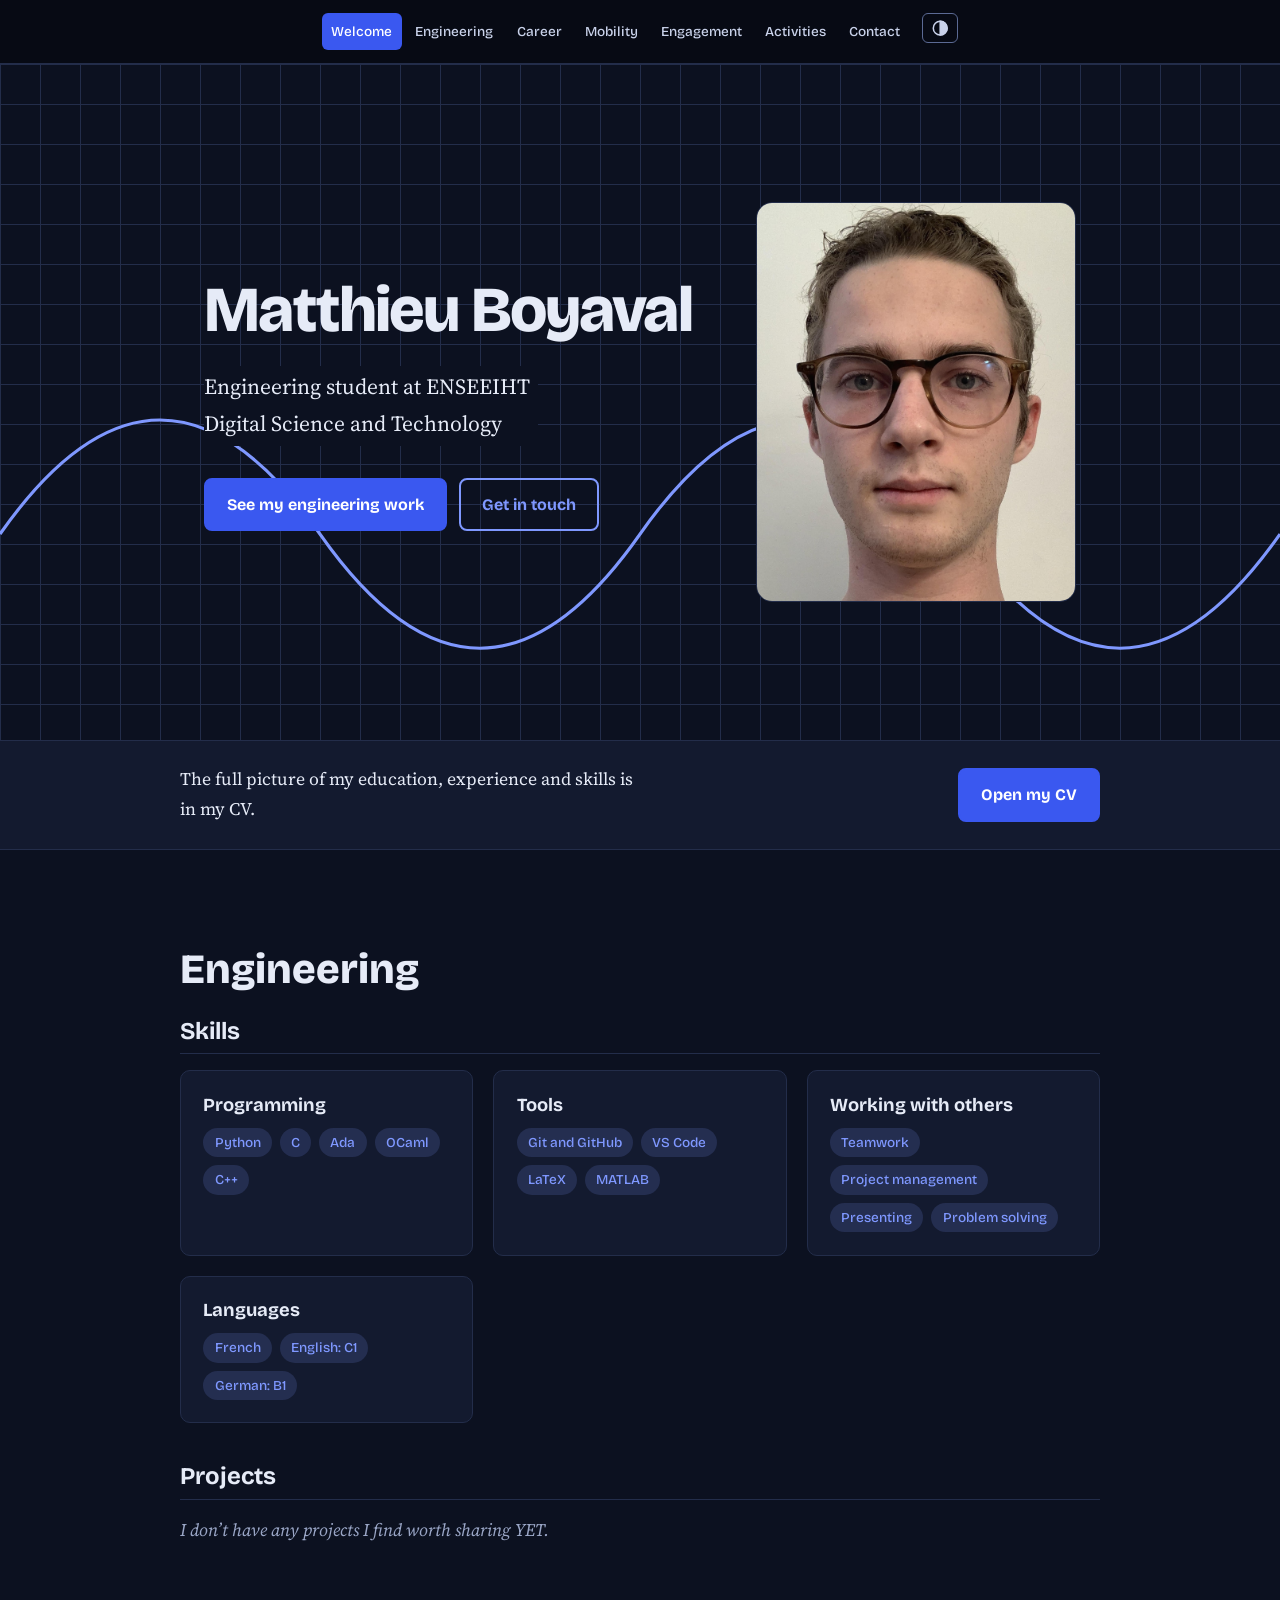
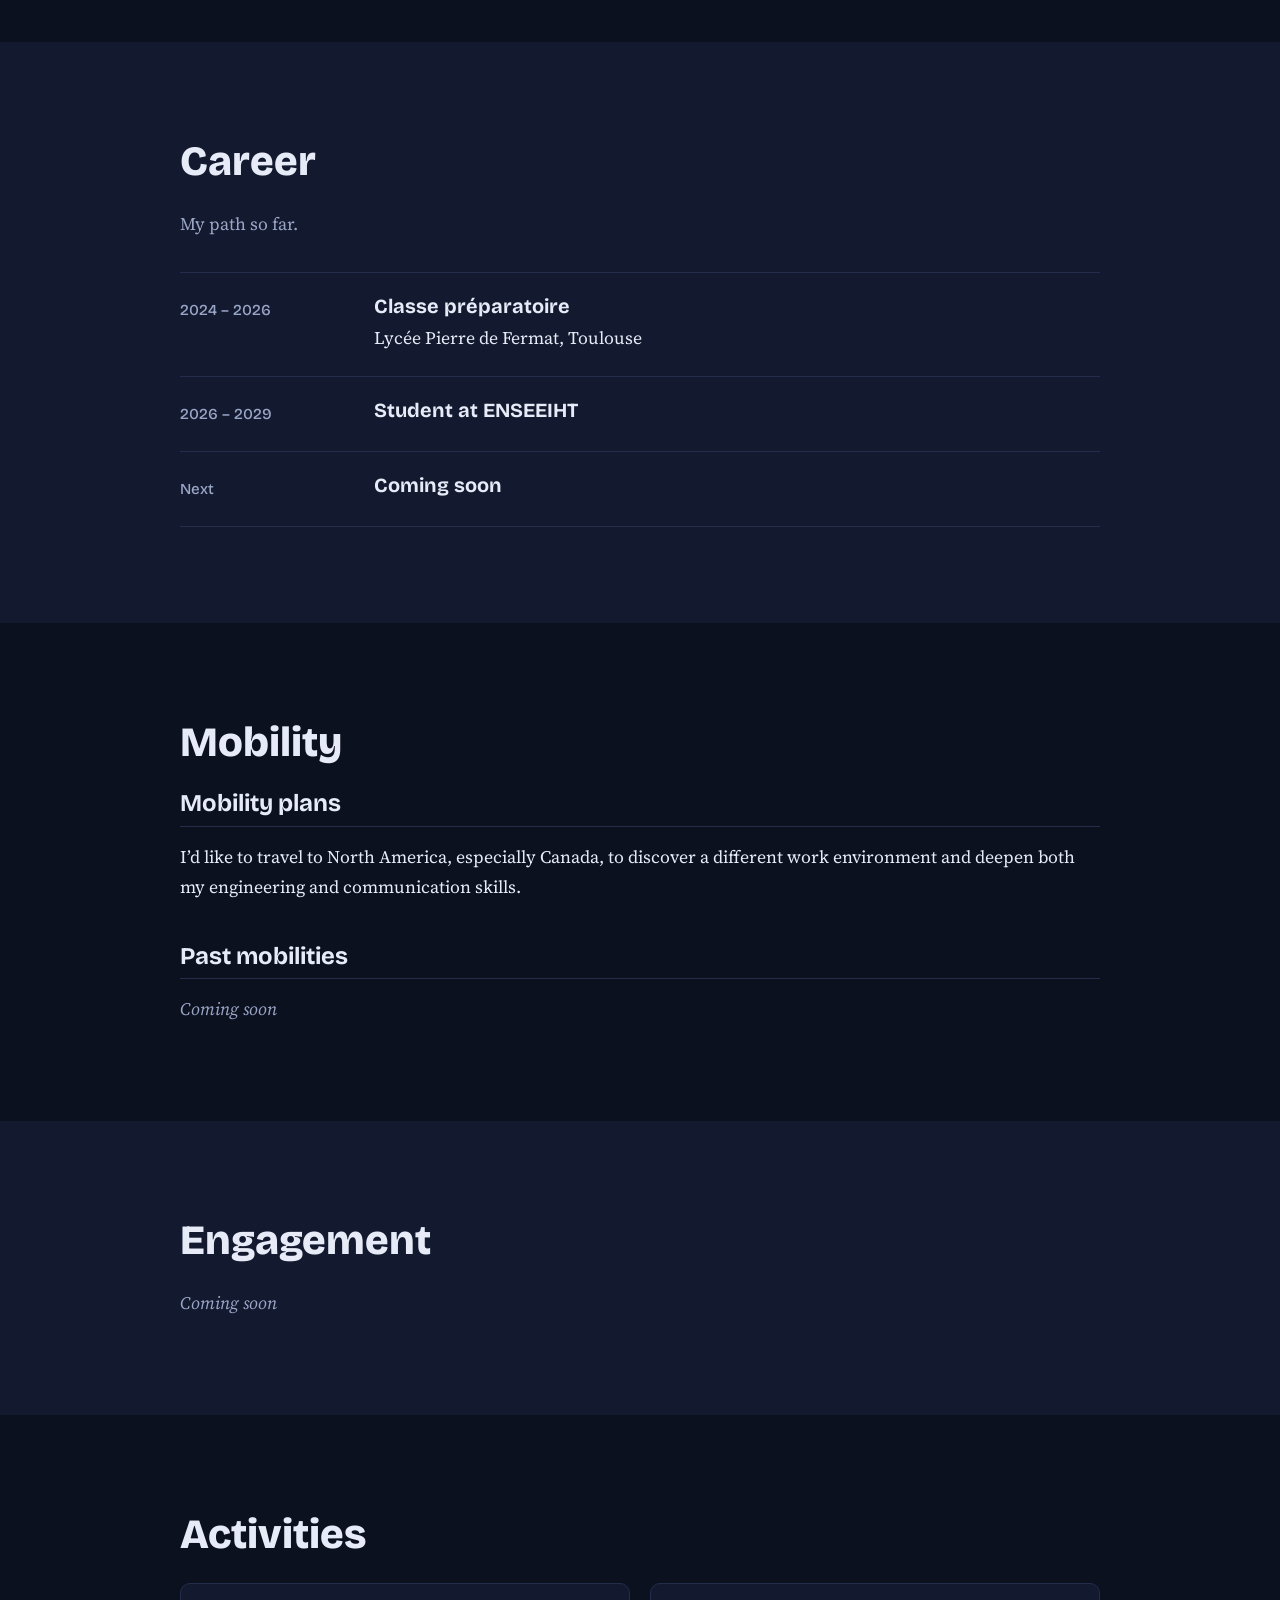
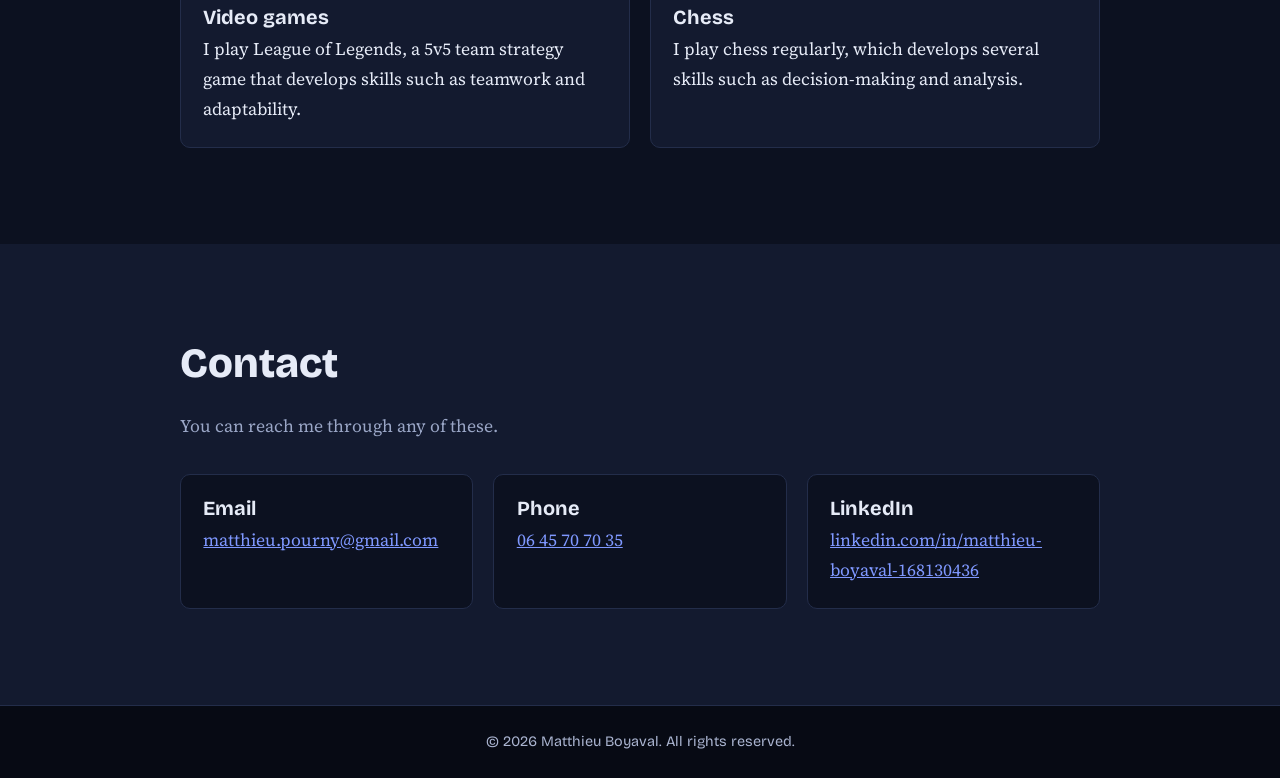
<file: index.html>
<!DOCTYPE html>
<html lang="en">
<head>
<meta charset="UTF-8">
<meta name="viewport" content="width=device-width, initial-scale=1">
<title>Matthieu Boyaval – E-portfolio</title>
<link rel="preconnect" href="https://fonts.googleapis.com">
<link rel="preconnect" href="https://fonts.gstatic.com" crossorigin>
<link href="https://fonts.googleapis.com/css2?family=Bricolage+Grotesque:wght@500;700;800&family=Source+Serif+4:ital,wght@0,400;0,600;1,400&display=swap" rel="stylesheet">
<style>
  :root {
    --paper: #0c1120;
    --white: #131a2f;
    --nav: #070a14;
    --ink: #e6ebf7;
    --muted: #9aa6c6;
    --line: #232d4a;
    --accent: #7f98ff;
    --btn: #3a58f0;
    --accent-soft: rgba(127,152,255,.16);
    --head: "Bricolage Grotesque", "Segoe UI", Arial, sans-serif;
    --body: "Source Serif 4", Georgia, "Times New Roman", serif;
    --nav-h: 64px;
  }
  html { color-scheme: dark; }
  html[data-theme="light"] {
    color-scheme: light;
    --paper: #f2f5f9;
    --white: #ffffff;
    --nav: #101a33;
    --ink: #101a33;
    --muted: #55607a;
    --line: #cfd7e4;
    --accent: #2447f5;
    --btn: #2447f5;
    --accent-soft: #e3e9ff;
  }
  * { box-sizing: border-box; margin: 0; padding: 0; }
  html { scroll-behavior: smooth; scroll-padding-top: var(--nav-h); }
  body {
    font-family: var(--body);
    font-size: 1.1rem;
    line-height: 1.7;
    color: var(--ink);
    background: var(--paper);
  }
  h1, h2, h3 { font-family: var(--head); line-height: 1.15; }
  a { color: var(--accent); }
  :focus-visible { outline: 3px solid var(--accent); outline-offset: 3px; }

  /* Navigation */
  nav {
    position: sticky; top: 0; z-index: 10;
    height: var(--nav-h);
    background: var(--nav);
    border-bottom: 1px solid var(--line);
    display: flex; align-items: center; justify-content: center;
    padding: 0 clamp(.5rem, 4vw, 3rem);
  }
  nav ul { display: flex; flex-wrap: nowrap; justify-content: center; list-style: none; gap: clamp(0rem, .5vw, .25rem); max-width: 100%; overflow-x: auto; scrollbar-width: none; }
  nav ul::-webkit-scrollbar { display: none; }
  nav ul a {
    display: block; padding: .45rem clamp(.2rem, 1vw, .6rem); border-radius: 6px; white-space: nowrap;
    font-family: var(--head); font-weight: 500; font-size: clamp(.5rem, 2.2vw, .85rem);
    color: #c9d2ea; text-decoration: none;
    transition: background .2s, color .2s;
  }
  .theme-btn {
    background: none; border: 1px solid #5b6a94; color: #c9d2ea; cursor: pointer;
    border-radius: 6px; padding: .3rem clamp(.25rem, 1vw, .5rem); margin-left: clamp(.1rem, 1vw, .5rem);
    font-size: clamp(.55rem, 2.2vw, .85rem); line-height: 1.2;
  }
  .theme-btn svg { display: block; width: clamp(.85rem, 3.4vw, 1.15rem); height: clamp(.85rem, 3.4vw, 1.15rem); }
  .theme-btn:hover { background: rgba(255,255,255,.1); color: #fff; }
  nav ul a:hover { background: rgba(255,255,255,.1); color: #fff; }
  nav ul a.active { background: var(--btn); color: #fff; }

  /* Layout */
  section { padding: clamp(3.5rem, 8vw, 6rem) clamp(1rem, 4vw, 3rem); }
  .wrap { max-width: 920px; margin: 0 auto; }
  section:nth-of-type(even) { background: var(--white); }
  h2 { font-size: clamp(1.9rem, 4vw, 2.6rem); font-weight: 800; margin-bottom: 1.5rem; }
  h3 { font-size: 1.25rem; font-weight: 700; margin-bottom: .35rem; }
  h4 { font-family: var(--head); font-size: 1.15rem; font-weight: 700; line-height: 1.2; margin-bottom: .35rem; }
  .subhead { font-size: 1.5rem; margin: 2.5rem 0 1rem; padding-bottom: .5rem; border-bottom: 1px solid var(--line); }
  .subhead:first-of-type { margin-top: 0; }
  p + p { margin-top: 1rem; }
  .lead { color: var(--muted); max-width: 62ch; margin-bottom: 2rem; }
  .meta { font-family: var(--head); font-size: .9rem; color: var(--muted); }

  /* Welcome: graph paper with a plotted curve */
  #welcome {
    min-height: calc(100vh - var(--nav-h) - 160px);
    min-height: calc(100svh - var(--nav-h) - 160px);
    display: flex; align-items: center;
    background-color: var(--paper);
    background-image:
      linear-gradient(var(--line) 1px, transparent 1px),
      linear-gradient(90deg, var(--line) 1px, transparent 1px);
    background-size: 40px 40px;
    position: relative; overflow: hidden;
  }
  #welcome .wrap { position: relative; z-index: 1; }
  #welcome h1 { font-size: clamp(3rem, 10vw, 7rem); font-weight: 800; letter-spacing: -.03em; }
  #welcome .tagline { font-size: 1.35rem; max-width: 36ch; margin-top: 1.25rem; background: var(--paper); display: inline-block; padding: .2rem .5rem .2rem 0; }
  .hero-grid { display: grid; grid-template-columns: minmax(0, 1fr) auto; align-items: center; gap: clamp(1.5rem, 5vw, 4rem); }
  .hero-text { min-width: 0; }
  #welcome h1 { font-size: clamp(1.9rem, 6vw, 4rem); overflow-wrap: anywhere; }
  .photo {
    position: relative; width: clamp(150px, 28vw, 320px); aspect-ratio: 4 / 5;
    border-radius: 16px; overflow: hidden; background: var(--white); border: 1px solid var(--line);
    display: grid; place-items: center; color: var(--muted);
  }
  .photo-placeholder { width: 55%; }
  .photo img { position: absolute; inset: 0; width: 100%; height: 100%; object-fit: cover; }
  .curve { position: absolute; left: 0; bottom: 8%; width: 100%; height: 45%; pointer-events: none; }
  .curve path { fill: none; stroke: var(--accent); stroke-width: 3; stroke-dasharray: 2400; stroke-dashoffset: 2400; animation: draw 3s ease-out .3s forwards; }
  @keyframes draw { to { stroke-dashoffset: 0; } }
  .actions { margin-top: 2rem; display: flex; gap: .75rem; flex-wrap: wrap; }
  .btn {
    display: inline-block; padding: .7rem 1.3rem; border-radius: 8px;
    font-family: var(--head); font-weight: 700; text-decoration: none;
    background: var(--btn); color: #fff; border: 2px solid var(--btn);
    cursor: pointer; font-size: 1rem; transition: transform .15s;
  }
  .btn:hover { transform: translateY(-2px); }
  .btn.ghost { background: transparent; color: var(--accent); border-color: var(--accent); }

  /* CV link strip */
  .cvbar { padding: 1.5rem clamp(1rem, 4vw, 3rem); border-top: 1px solid var(--line); border-bottom: 1px solid var(--line); }
  .cvbar-inner { display: flex; align-items: center; justify-content: space-between; gap: 1rem; flex-wrap: wrap; }
  .cvbar p { max-width: 52ch; }

  /* Content blocks */
  .item { padding: 1.4rem 0; border-top: 1px solid var(--line); display: grid; grid-template-columns: 170px 1fr; gap: 1.5rem; }
  .item:last-child { border-bottom: 1px solid var(--line); }
  .item .when { font-family: var(--head); font-weight: 500; color: var(--muted); font-size: .95rem; padding-top: .2rem; }
  .empty { color: var(--muted); font-style: italic; }
  .tags { display: flex; flex-wrap: wrap; gap: .5rem; margin-top: .75rem; }
  .tags span { background: var(--accent-soft); color: var(--accent); font-family: var(--head); font-size: .85rem; font-weight: 500; padding: .2rem .7rem; border-radius: 99px; }
  .grid { display: grid; grid-template-columns: repeat(auto-fit, minmax(250px, 1fr)); gap: 1.25rem; }
  .card { background: var(--paper); border: 1px solid var(--line); border-radius: 10px; padding: 1.4rem; }
  section:nth-of-type(odd) .card { background: var(--white); }

  .card a { overflow-wrap: anywhere; }
  footer { background: var(--nav); border-top: 1px solid var(--line); color: #aab4d0; text-align: center; padding: 1.5rem; font-family: var(--head); font-size: .9rem; }

  @media (max-width: 860px) {
    nav { padding: 0 .4rem; }
    .item { grid-template-columns: 1fr; gap: .25rem; }
    .hero-grid { gap: 1rem; }
    .photo { width: clamp(100px, 28vw, 150px); border-radius: 12px; }
    #welcome .tagline { font-size: 1.02rem; margin-top: .75rem; }
    #welcome .actions { margin-top: 1.25rem; gap: .5rem; }
    #welcome .btn { padding: .5rem .9rem; font-size: .85rem; }
  }
  @media (prefers-reduced-motion: reduce) {
    html { scroll-behavior: auto; }
    .curve path { animation: none; stroke-dashoffset: 0; }
    .btn { transition: none; }
  }
</style>
<script>
  try { var t = localStorage.getItem('theme'); if (t) document.documentElement.dataset.theme = t; } catch (e) {}
</script>
</head>
<body>

<nav aria-label="Main navigation">
  <ul id="menu">
    <li><a href="#welcome">Welcome</a></li>
    <li><a href="#engineering">Engineering</a></li>
    <li><a href="#career">Career</a></li>
    <li><a href="#mobility">Mobility</a></li>
    <li><a href="#civic">Engagement</a></li>
    <li><a href="#activities">Activities</a></li>
    <li><a href="#contact">Contact</a></li>
    <li><button class="theme-btn" id="themeToggle" type="button"></button></li>
  </ul>
</nav>

<main>

<!-- 1. WELCOME -->
<section id="welcome">
  <svg class="curve" viewBox="0 0 1200 300" preserveAspectRatio="none" aria-hidden="true">
    <path d="M0,150 C100,0 200,0 300,150 S500,300 600,150 S800,0 900,150 S1100,300 1200,150"/>
  </svg>
  <div class="wrap hero-grid">
    <div class="hero-text">
      <h1>Matthieu Boyaval</h1>
      <p class="tagline">Engineering student at ENSEEIHT<br>Digital Science and Technology</p>
      <div class="actions">
        <a class="btn" href="#engineering">See my engineering work</a>
        <a class="btn ghost" href="#contact">Get in touch</a>
      </div>
    </div>
    <!-- PHOTO: put your picture next to this file, named photo.jpg (or change the name below) -->
    <figure class="photo">
      <svg class="photo-placeholder" viewBox="0 0 24 24" fill="none" stroke="currentColor" stroke-width="1.2" aria-hidden="true"><circle cx="12" cy="8.5" r="3.7"/><path d="M4.5 21c.6-4.2 3.6-6.5 7.5-6.5s6.9 2.3 7.5 6.5"/></svg>
      <img src="photo.jpg" alt="Portrait of me" onerror="this.remove()">
    </figure>
  </div>
  </section>

<!-- CV LINK: replace the href below with the link to your CV -->
<section id="cv-link" class="cvbar">
  <div class="wrap cvbar-inner">
    <p>The full picture of my education, experience and skills is in my CV.</p>
    <a class="btn" href="cv.pdf" target="_blank" rel="noopener">Open my CV</a>
  </div>
</section>

<!-- 2. ENGINEERING -->
<section id="engineering">
  <div class="wrap">
    <h2>Engineering</h2>

    <h3 class="subhead">Skills</h3>
    <div class="grid">
      <article class="card">
        <h4>Programming</h4>
        <div class="tags"><span>Python</span><span>C</span><span>Ada</span><span>OCaml</span><span>C++</span></div>
      </article>
      <article class="card">
        <h4>Tools</h4>
        <div class="tags"><span>Git and GitHub</span><span>VS Code</span><span>LaTeX</span><span>MATLAB</span></div>
      </article>
      <article class="card">
        <h4>Working with others</h4>
        <div class="tags"><span>Teamwork</span><span>Project management</span><span>Presenting</span><span>Problem solving</span></div>
      </article>
      <article class="card">
        <h4>Languages</h4>
        <div class="tags"><span>French</span><span>English: C1</span><span>German: B1</span></div>
      </article>
    </div>

    <h3 class="subhead">Projects</h3>
    <p class="empty">I don’t have any projects I find worth sharing YET.</p>
  </div>
</section>

<!-- 3. CAREER -->
<section id="career">
  <div class="wrap">
    <h2>Career</h2>
    <p class="lead">My path so far.</p>
    <div class="item">
      <div class="when">2024 – 2026</div>
      <div><h3>Classe préparatoire</h3><p>Lycée Pierre de Fermat, Toulouse</p></div>
    </div>
    <div class="item">
      <div class="when">2026 – 2029</div>
      <div><h3>Student at ENSEEIHT</h3></div>
    </div>
    <div class="item">
      <div class="when">Next</div>
      <div><h3>Coming soon</h3></div>
    </div>
  </div>
</section>

<!-- 4. INTERNATIONAL MOBILITY -->
<section id="mobility">
  <div class="wrap">
    <h2>Mobility</h2>

    <h3 class="subhead">Mobility plans</h3>
    <p>I’d like to travel to North America, especially Canada, to discover a different work environment and deepen both my engineering and communication skills.</p>

    <h3 class="subhead">Past mobilities</h3>
    <p class="empty">Coming soon</p>
  </div>
</section>

<!-- 5. CIVIC ENGAGEMENT -->
<section id="civic">
  <div class="wrap">
    <h2>Engagement</h2>
    <p class="empty">Coming soon</p>
  </div>
</section>

<!-- 6. OTHER ACTIVITIES -->
<section id="activities">
  <div class="wrap">
    <h2>Activities</h2>
    <div class="grid">
      <article class="card">
        <h3>Video games</h3>
        <p>I play League of Legends, a 5v5 team strategy game that develops skills such as teamwork and adaptability.</p>
      </article>
      <article class="card">
        <h3>Chess</h3>
        <p>I play chess regularly, which develops several skills such as decision-making and analysis.</p>
      </article>
    </div>
  </div>
</section>

<!-- 8. CONTACT: replace the placeholders with your own details -->
<section id="contact">
  <div class="wrap">
    <h2>Contact</h2>
    <p class="lead">You can reach me through any of these.</p>
    <div class="grid">
      <article class="card">
        <h3>Email</h3>
        <p><a href="mailto:matthieu.pourny@gmail.com">matthieu.pourny@gmail.com</a></p>
      </article>
      <article class="card">
        <h3>Phone</h3>
        <p><a href="tel:+33645707035">06 45 70 70 35</a></p>
      </article>
      <article class="card">
        <h3>LinkedIn</h3>
        <p><a href="https://www.linkedin.com/in/matthieu-boyaval-168130436/" target="_blank" rel="noopener">linkedin.com/in/matthieu-boyaval-168130436</a></p>
      </article>
    </div>
  </div>
</section>

</main>

<footer>© <span id="year"></span> Matthieu Boyaval. All rights reserved.</footer>

<script>
  // Light / dark mode
  const themeBtn = document.getElementById('themeToggle');
  const ICON = '<svg viewBox="0 0 24 24" fill="none" stroke="currentColor" stroke-width="2" aria-hidden="true"><circle cx="12" cy="12" r="9"/><path d="M12 3a9 9 0 0 1 0 18z" fill="currentColor"/></svg>';
  function applyTheme(t) {
    document.documentElement.dataset.theme = t;
    themeBtn.innerHTML = ICON;
    themeBtn.title = t === 'light' ? 'Switch to dark mode' : 'Switch to light mode';
    themeBtn.setAttribute('aria-label', t === 'light' ? 'Switch to dark mode' : 'Switch to light mode');
  }
  applyTheme(document.documentElement.dataset.theme === 'light' ? 'light' : 'dark');
  themeBtn.addEventListener('click', () => {
    const next = document.documentElement.dataset.theme === 'light' ? 'dark' : 'light';
    applyTheme(next);
    try { localStorage.setItem('theme', next); } catch (e) {}
  });

  // Highlight the current section in the navigation bar
  const links = [...document.querySelectorAll('#menu a')];
  const sections = links.map(a => document.querySelector(a.getAttribute('href')));
  const observer = new IntersectionObserver(entries => {
    entries.forEach(entry => {
      if (entry.isIntersecting) {
        links.forEach(a => a.classList.toggle('active', a.getAttribute('href') === '#' + entry.target.id));
      }
    });
  }, { rootMargin: '-45% 0px -50% 0px' });
  sections.forEach(s => observer.observe(s));

  document.getElementById('year').textContent = new Date().getFullYear();
</script>
</body>
</html>
</file>
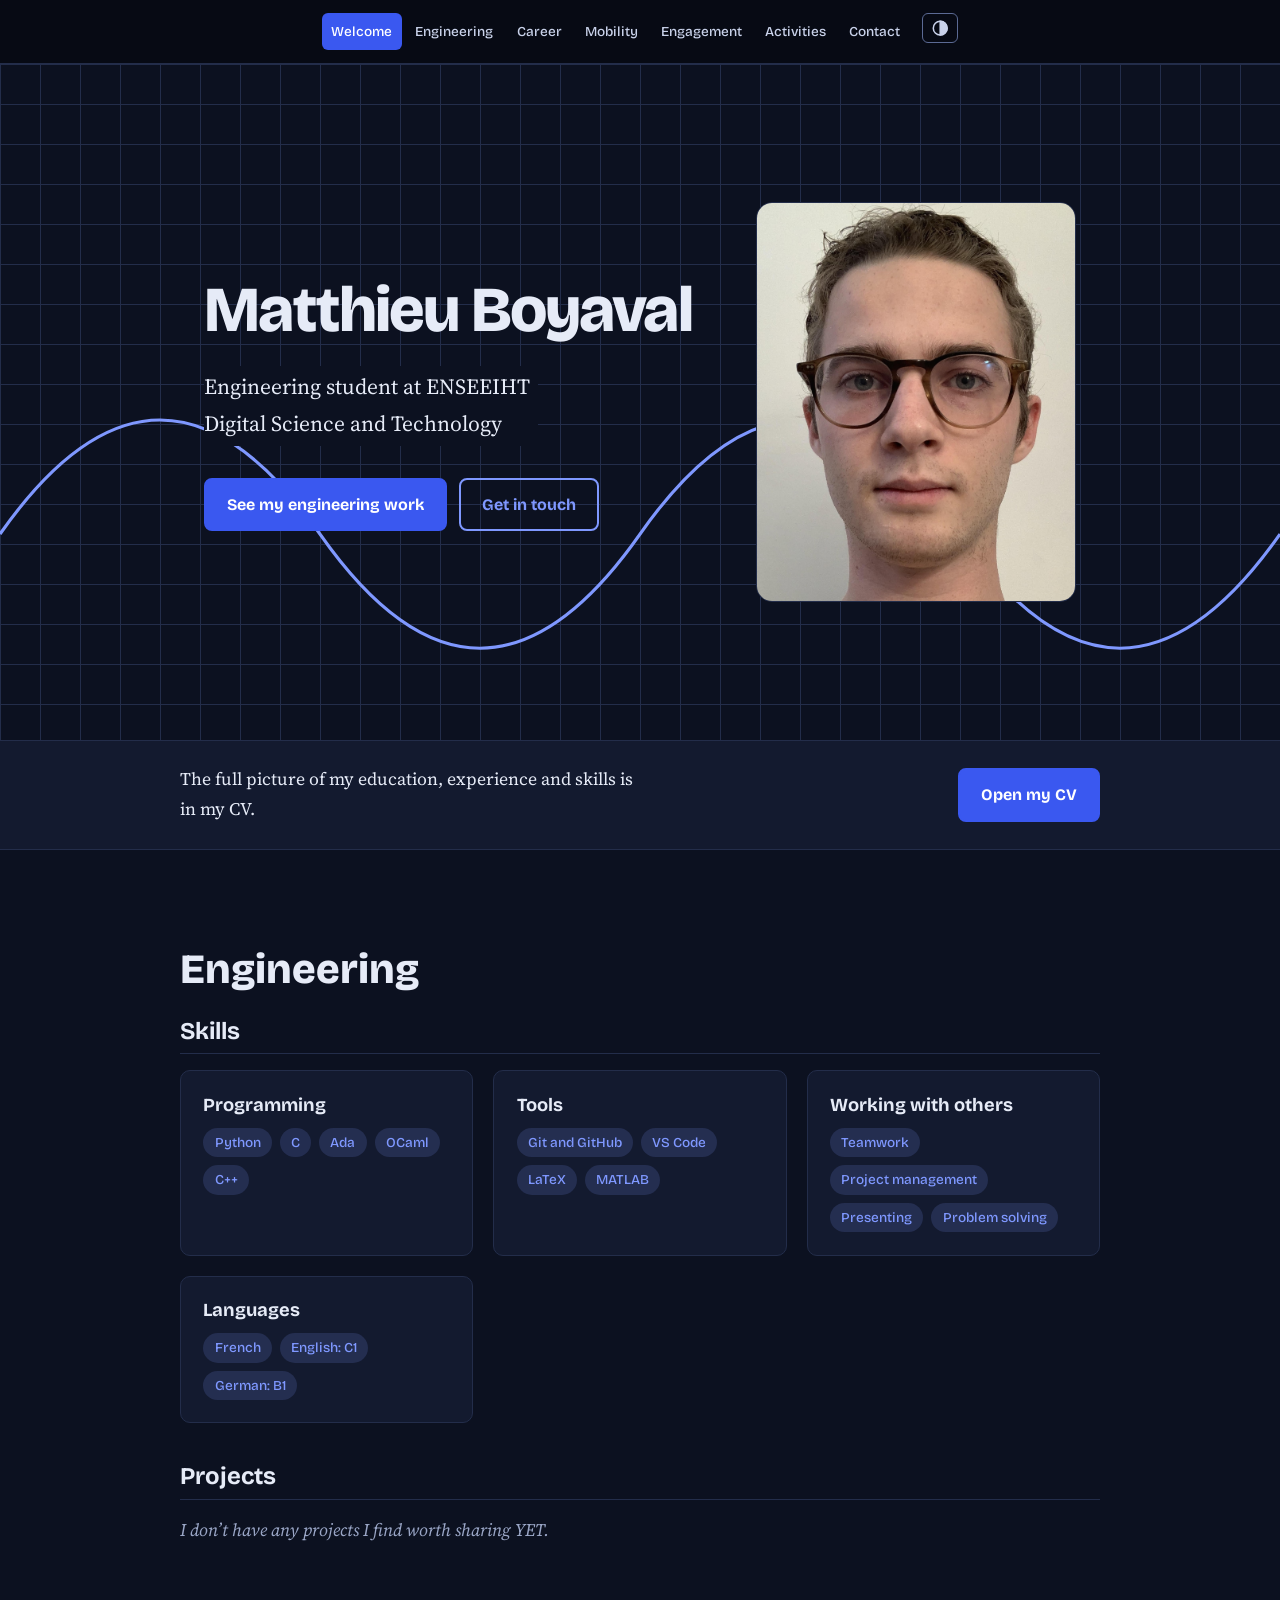
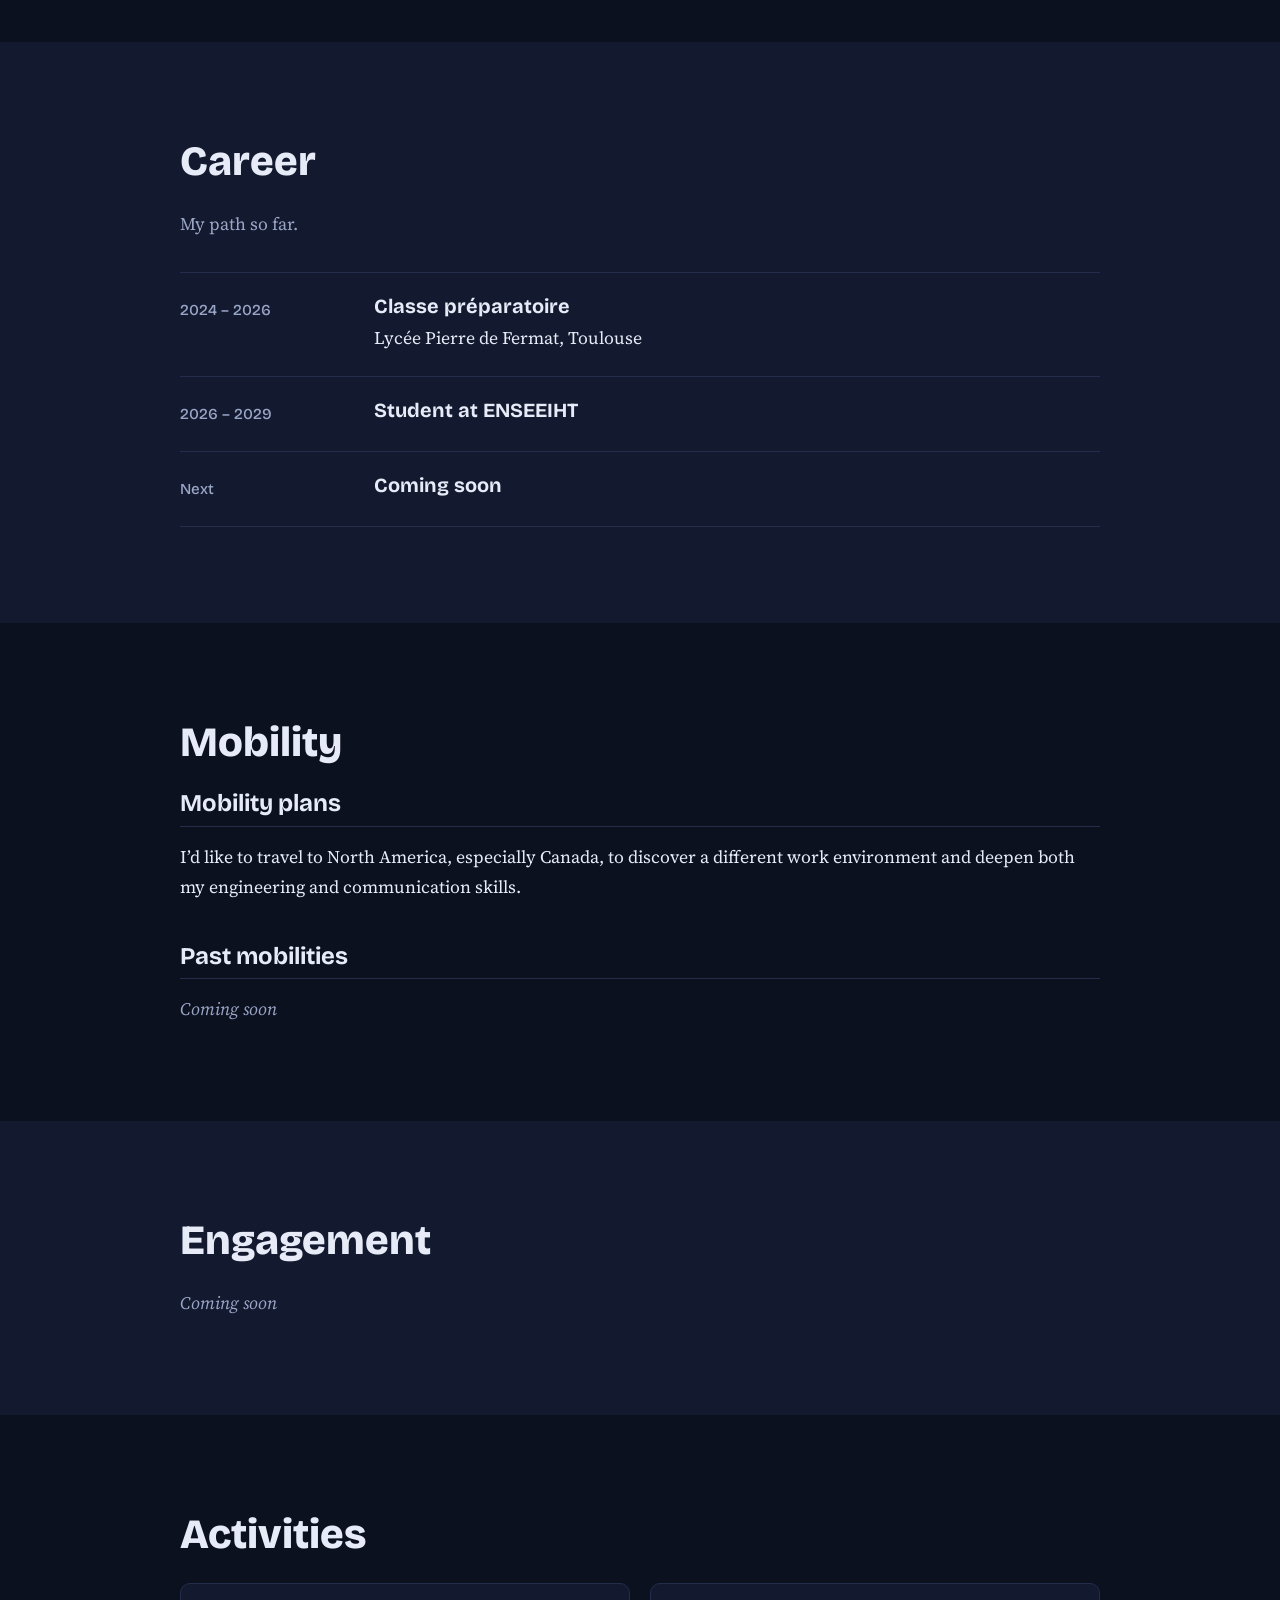
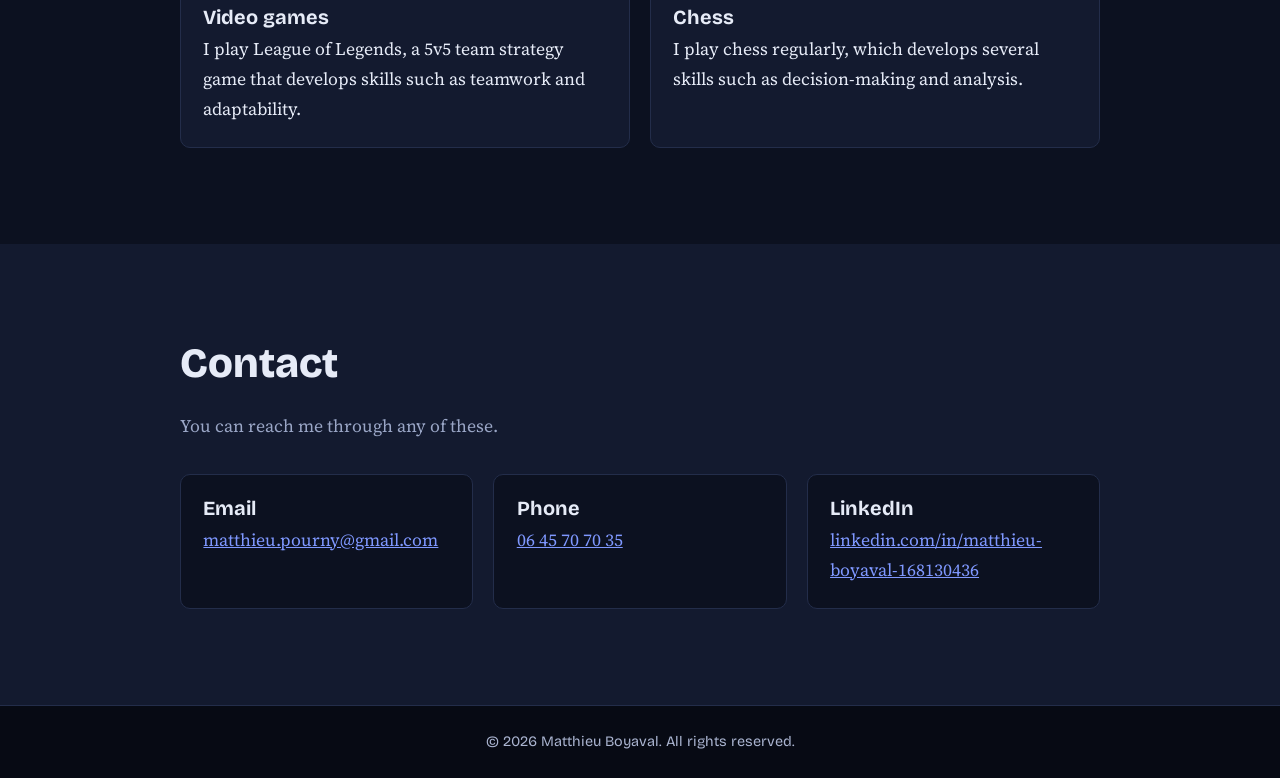
<file: portfolio.html>
<!DOCTYPE html>
<html lang="en">
<head>
<meta charset="UTF-8">
<meta name="viewport" content="width=device-width, initial-scale=1">
<title>Matthieu Boyaval – E-portfolio</title>
<link rel="preconnect" href="https://fonts.googleapis.com">
<link rel="preconnect" href="https://fonts.gstatic.com" crossorigin>
<link href="https://fonts.googleapis.com/css2?family=Bricolage+Grotesque:wght@500;700;800&family=Source+Serif+4:ital,wght@0,400;0,600;1,400&display=swap" rel="stylesheet">
<style>
  :root {
    --paper: #0c1120;
    --white: #131a2f;
    --nav: #070a14;
    --ink: #e6ebf7;
    --muted: #9aa6c6;
    --line: #232d4a;
    --accent: #7f98ff;
    --btn: #3a58f0;
    --accent-soft: rgba(127,152,255,.16);
    --head: "Bricolage Grotesque", "Segoe UI", Arial, sans-serif;
    --body: "Source Serif 4", Georgia, "Times New Roman", serif;
    --nav-h: 64px;
  }
  html { color-scheme: dark; }
  html[data-theme="light"] {
    color-scheme: light;
    --paper: #f2f5f9;
    --white: #ffffff;
    --nav: #101a33;
    --ink: #101a33;
    --muted: #55607a;
    --line: #cfd7e4;
    --accent: #2447f5;
    --btn: #2447f5;
    --accent-soft: #e3e9ff;
  }
  * { box-sizing: border-box; margin: 0; padding: 0; }
  html { scroll-behavior: smooth; scroll-padding-top: var(--nav-h); }
  body {
    font-family: var(--body);
    font-size: 1.1rem;
    line-height: 1.7;
    color: var(--ink);
    background: var(--paper);
  }
  h1, h2, h3 { font-family: var(--head); line-height: 1.15; }
  a { color: var(--accent); }
  :focus-visible { outline: 3px solid var(--accent); outline-offset: 3px; }

  /* Navigation */
  nav {
    position: sticky; top: 0; z-index: 10;
    height: var(--nav-h);
    background: var(--nav);
    border-bottom: 1px solid var(--line);
    display: flex; align-items: center; justify-content: center;
    padding: 0 clamp(.5rem, 4vw, 3rem);
  }
  nav ul { display: flex; flex-wrap: nowrap; justify-content: center; list-style: none; gap: clamp(0rem, .5vw, .25rem); max-width: 100%; overflow-x: auto; scrollbar-width: none; }
  nav ul::-webkit-scrollbar { display: none; }
  nav ul a {
    display: block; padding: .45rem clamp(.2rem, 1vw, .6rem); border-radius: 6px; white-space: nowrap;
    font-family: var(--head); font-weight: 500; font-size: clamp(.5rem, 2.2vw, .85rem);
    color: #c9d2ea; text-decoration: none;
    transition: background .2s, color .2s;
  }
  .theme-btn {
    background: none; border: 1px solid #5b6a94; color: #c9d2ea; cursor: pointer;
    border-radius: 6px; padding: .3rem clamp(.25rem, 1vw, .5rem); margin-left: clamp(.1rem, 1vw, .5rem);
    font-size: clamp(.55rem, 2.2vw, .85rem); line-height: 1.2;
  }
  .theme-btn svg { display: block; width: clamp(.85rem, 3.4vw, 1.15rem); height: clamp(.85rem, 3.4vw, 1.15rem); }
  .theme-btn:hover { background: rgba(255,255,255,.1); color: #fff; }
  nav ul a:hover { background: rgba(255,255,255,.1); color: #fff; }
  nav ul a.active { background: var(--btn); color: #fff; }

  /* Layout */
  section { padding: clamp(3.5rem, 8vw, 6rem) clamp(1rem, 4vw, 3rem); }
  .wrap { max-width: 920px; margin: 0 auto; }
  section:nth-of-type(even) { background: var(--white); }
  h2 { font-size: clamp(1.9rem, 4vw, 2.6rem); font-weight: 800; margin-bottom: 1.5rem; }
  h3 { font-size: 1.25rem; font-weight: 700; margin-bottom: .35rem; }
  h4 { font-family: var(--head); font-size: 1.15rem; font-weight: 700; line-height: 1.2; margin-bottom: .35rem; }
  .subhead { font-size: 1.5rem; margin: 2.5rem 0 1rem; padding-bottom: .5rem; border-bottom: 1px solid var(--line); }
  .subhead:first-of-type { margin-top: 0; }
  p + p { margin-top: 1rem; }
  .lead { color: var(--muted); max-width: 62ch; margin-bottom: 2rem; }
  .meta { font-family: var(--head); font-size: .9rem; color: var(--muted); }

  /* Welcome: graph paper with a plotted curve */
  #welcome {
    min-height: calc(100vh - var(--nav-h) - 160px);
    min-height: calc(100svh - var(--nav-h) - 160px);
    display: flex; align-items: center;
    background-color: var(--paper);
    background-image:
      linear-gradient(var(--line) 1px, transparent 1px),
      linear-gradient(90deg, var(--line) 1px, transparent 1px);
    background-size: 40px 40px;
    position: relative; overflow: hidden;
  }
  #welcome .wrap { position: relative; z-index: 1; }
  #welcome h1 { font-size: clamp(3rem, 10vw, 7rem); font-weight: 800; letter-spacing: -.03em; }
  #welcome .tagline { font-size: 1.35rem; max-width: 36ch; margin-top: 1.25rem; background: var(--paper); display: inline-block; padding: .2rem .5rem .2rem 0; }
  .hero-grid { display: grid; grid-template-columns: minmax(0, 1fr) auto; align-items: center; gap: clamp(1.5rem, 5vw, 4rem); }
  .hero-text { min-width: 0; }
  #welcome h1 { font-size: clamp(1.9rem, 6vw, 4rem); overflow-wrap: anywhere; }
  .photo {
    position: relative; width: clamp(150px, 28vw, 320px); aspect-ratio: 4 / 5;
    border-radius: 16px; overflow: hidden; background: var(--white); border: 1px solid var(--line);
    display: grid; place-items: center; color: var(--muted);
  }
  .photo-placeholder { width: 55%; }
  .photo img { position: absolute; inset: 0; width: 100%; height: 100%; object-fit: cover; }
  .curve { position: absolute; left: 0; bottom: 8%; width: 100%; height: 45%; pointer-events: none; }
  .curve path { fill: none; stroke: var(--accent); stroke-width: 3; stroke-dasharray: 2400; stroke-dashoffset: 2400; animation: draw 3s ease-out .3s forwards; }
  @keyframes draw { to { stroke-dashoffset: 0; } }
  .actions { margin-top: 2rem; display: flex; gap: .75rem; flex-wrap: wrap; }
  .btn {
    display: inline-block; padding: .7rem 1.3rem; border-radius: 8px;
    font-family: var(--head); font-weight: 700; text-decoration: none;
    background: var(--btn); color: #fff; border: 2px solid var(--btn);
    cursor: pointer; font-size: 1rem; transition: transform .15s;
  }
  .btn:hover { transform: translateY(-2px); }
  .btn.ghost { background: transparent; color: var(--accent); border-color: var(--accent); }

  /* CV link strip */
  .cvbar { padding: 1.5rem clamp(1rem, 4vw, 3rem); border-top: 1px solid var(--line); border-bottom: 1px solid var(--line); }
  .cvbar-inner { display: flex; align-items: center; justify-content: space-between; gap: 1rem; flex-wrap: wrap; }
  .cvbar p { max-width: 52ch; }

  /* Content blocks */
  .item { padding: 1.4rem 0; border-top: 1px solid var(--line); display: grid; grid-template-columns: 170px 1fr; gap: 1.5rem; }
  .item:last-child { border-bottom: 1px solid var(--line); }
  .item .when { font-family: var(--head); font-weight: 500; color: var(--muted); font-size: .95rem; padding-top: .2rem; }
  .empty { color: var(--muted); font-style: italic; }
  .tags { display: flex; flex-wrap: wrap; gap: .5rem; margin-top: .75rem; }
  .tags span { background: var(--accent-soft); color: var(--accent); font-family: var(--head); font-size: .85rem; font-weight: 500; padding: .2rem .7rem; border-radius: 99px; }
  .grid { display: grid; grid-template-columns: repeat(auto-fit, minmax(250px, 1fr)); gap: 1.25rem; }
  .card { background: var(--paper); border: 1px solid var(--line); border-radius: 10px; padding: 1.4rem; }
  section:nth-of-type(odd) .card { background: var(--white); }

  .card a { overflow-wrap: anywhere; }
  footer { background: var(--nav); border-top: 1px solid var(--line); color: #aab4d0; text-align: center; padding: 1.5rem; font-family: var(--head); font-size: .9rem; }

  @media (max-width: 860px) {
    nav { padding: 0 .4rem; }
    .item { grid-template-columns: 1fr; gap: .25rem; }
    .hero-grid { gap: 1rem; }
    .photo { width: clamp(100px, 28vw, 150px); border-radius: 12px; }
    #welcome .tagline { font-size: 1.02rem; margin-top: .75rem; }
    #welcome .actions { margin-top: 1.25rem; gap: .5rem; }
    #welcome .btn { padding: .5rem .9rem; font-size: .85rem; }
  }
  @media (prefers-reduced-motion: reduce) {
    html { scroll-behavior: auto; }
    .curve path { animation: none; stroke-dashoffset: 0; }
    .btn { transition: none; }
  }
</style>
<script>
  try { var t = localStorage.getItem('theme'); if (t) document.documentElement.dataset.theme = t; } catch (e) {}
</script>
</head>
<body>

<nav aria-label="Main navigation">
  <ul id="menu">
    <li><a href="#welcome">Welcome</a></li>
    <li><a href="#engineering">Engineering</a></li>
    <li><a href="#career">Career</a></li>
    <li><a href="#mobility">Mobility</a></li>
    <li><a href="#civic">Engagement</a></li>
    <li><a href="#activities">Activities</a></li>
    <li><a href="#contact">Contact</a></li>
    <li><button class="theme-btn" id="themeToggle" type="button"></button></li>
  </ul>
</nav>

<main>

<!-- 1. WELCOME -->
<section id="welcome">
  <svg class="curve" viewBox="0 0 1200 300" preserveAspectRatio="none" aria-hidden="true">
    <path d="M0,150 C100,0 200,0 300,150 S500,300 600,150 S800,0 900,150 S1100,300 1200,150"/>
  </svg>
  <div class="wrap hero-grid">
    <div class="hero-text">
      <h1>Matthieu Boyaval</h1>
      <p class="tagline">Engineering student at ENSEEIHT<br>Digital Science and Technology</p>
      <div class="actions">
        <a class="btn" href="#engineering">See my engineering work</a>
        <a class="btn ghost" href="#contact">Get in touch</a>
      </div>
    </div>
    <!-- PHOTO: put your picture next to this file, named photo.jpg (or change the name below) -->
    <figure class="photo">
      <svg class="photo-placeholder" viewBox="0 0 24 24" fill="none" stroke="currentColor" stroke-width="1.2" aria-hidden="true"><circle cx="12" cy="8.5" r="3.7"/><path d="M4.5 21c.6-4.2 3.6-6.5 7.5-6.5s6.9 2.3 7.5 6.5"/></svg>
      <img src="photo.jpg" alt="Portrait of me" onerror="this.remove()">
    </figure>
  </div>
  </section>

<!-- CV LINK: replace the href below with the link to your CV -->
<section id="cv-link" class="cvbar">
  <div class="wrap cvbar-inner">
    <p>The full picture of my education, experience and skills is in my CV.</p>
    <a class="btn" href="cv.pdf" target="_blank" rel="noopener">Open my CV</a>
  </div>
</section>

<!-- 2. ENGINEERING -->
<section id="engineering">
  <div class="wrap">
    <h2>Engineering</h2>

    <h3 class="subhead">Skills</h3>
    <div class="grid">
      <article class="card">
        <h4>Programming</h4>
        <div class="tags"><span>Python</span><span>C</span><span>Ada</span><span>OCaml</span><span>C++</span></div>
      </article>
      <article class="card">
        <h4>Tools</h4>
        <div class="tags"><span>Git and GitHub</span><span>VS Code</span><span>LaTeX</span><span>MATLAB</span></div>
      </article>
      <article class="card">
        <h4>Working with others</h4>
        <div class="tags"><span>Teamwork</span><span>Project management</span><span>Presenting</span><span>Problem solving</span></div>
      </article>
      <article class="card">
        <h4>Languages</h4>
        <div class="tags"><span>French</span><span>English: C1</span><span>German: B1</span></div>
      </article>
    </div>

    <h3 class="subhead">Projects</h3>
    <p class="empty">I don’t have any projects I find worth sharing YET.</p>
  </div>
</section>

<!-- 3. CAREER -->
<section id="career">
  <div class="wrap">
    <h2>Career</h2>
    <p class="lead">My path so far.</p>
    <div class="item">
      <div class="when">2024 – 2026</div>
      <div><h3>Classe préparatoire</h3><p>Lycée Pierre de Fermat, Toulouse</p></div>
    </div>
    <div class="item">
      <div class="when">2026 – 2029</div>
      <div><h3>Student at ENSEEIHT</h3></div>
    </div>
    <div class="item">
      <div class="when">Next</div>
      <div><h3>Coming soon</h3></div>
    </div>
  </div>
</section>

<!-- 4. INTERNATIONAL MOBILITY -->
<section id="mobility">
  <div class="wrap">
    <h2>Mobility</h2>

    <h3 class="subhead">Mobility plans</h3>
    <p>I’d like to travel to North America, especially Canada, to discover a different work environment and deepen both my engineering and communication skills.</p>

    <h3 class="subhead">Past mobilities</h3>
    <p class="empty">Coming soon</p>
  </div>
</section>

<!-- 5. CIVIC ENGAGEMENT -->
<section id="civic">
  <div class="wrap">
    <h2>Engagement</h2>
    <p class="empty">Coming soon</p>
  </div>
</section>

<!-- 6. OTHER ACTIVITIES -->
<section id="activities">
  <div class="wrap">
    <h2>Activities</h2>
    <div class="grid">
      <article class="card">
        <h3>Video games</h3>
        <p>I play League of Legends, a 5v5 team strategy game that develops skills such as teamwork and adaptability.</p>
      </article>
      <article class="card">
        <h3>Chess</h3>
        <p>I play chess regularly, which develops several skills such as decision-making and analysis.</p>
      </article>
    </div>
  </div>
</section>

<!-- 8. CONTACT: replace the placeholders with your own details -->
<section id="contact">
  <div class="wrap">
    <h2>Contact</h2>
    <p class="lead">You can reach me through any of these.</p>
    <div class="grid">
      <article class="card">
        <h3>Email</h3>
        <p><a href="mailto:matthieu.pourny@gmail.com">matthieu.pourny@gmail.com</a></p>
      </article>
      <article class="card">
        <h3>Phone</h3>
        <p><a href="tel:+33645707035">06 45 70 70 35</a></p>
      </article>
      <article class="card">
        <h3>LinkedIn</h3>
        <p><a href="https://www.linkedin.com/in/matthieu-boyaval-168130436/" target="_blank" rel="noopener">linkedin.com/in/matthieu-boyaval-168130436</a></p>
      </article>
    </div>
  </div>
</section>

</main>

<footer>© <span id="year"></span> Matthieu Boyaval. All rights reserved.</footer>

<script>
  // Light / dark mode
  const themeBtn = document.getElementById('themeToggle');
  const ICON = '<svg viewBox="0 0 24 24" fill="none" stroke="currentColor" stroke-width="2" aria-hidden="true"><circle cx="12" cy="12" r="9"/><path d="M12 3a9 9 0 0 1 0 18z" fill="currentColor"/></svg>';
  function applyTheme(t) {
    document.documentElement.dataset.theme = t;
    themeBtn.innerHTML = ICON;
    themeBtn.title = t === 'light' ? 'Switch to dark mode' : 'Switch to light mode';
    themeBtn.setAttribute('aria-label', t === 'light' ? 'Switch to dark mode' : 'Switch to light mode');
  }
  applyTheme(document.documentElement.dataset.theme === 'light' ? 'light' : 'dark');
  themeBtn.addEventListener('click', () => {
    const next = document.documentElement.dataset.theme === 'light' ? 'dark' : 'light';
    applyTheme(next);
    try { localStorage.setItem('theme', next); } catch (e) {}
  });

  // Highlight the current section in the navigation bar
  const links = [...document.querySelectorAll('#menu a')];
  const sections = links.map(a => document.querySelector(a.getAttribute('href')));
  const observer = new IntersectionObserver(entries => {
    entries.forEach(entry => {
      if (entry.isIntersecting) {
        links.forEach(a => a.classList.toggle('active', a.getAttribute('href') === '#' + entry.target.id));
      }
    });
  }, { rootMargin: '-45% 0px -50% 0px' });
  sections.forEach(s => observer.observe(s));

  document.getElementById('year').textContent = new Date().getFullYear();
</script>
</body>
</html>
</file>
